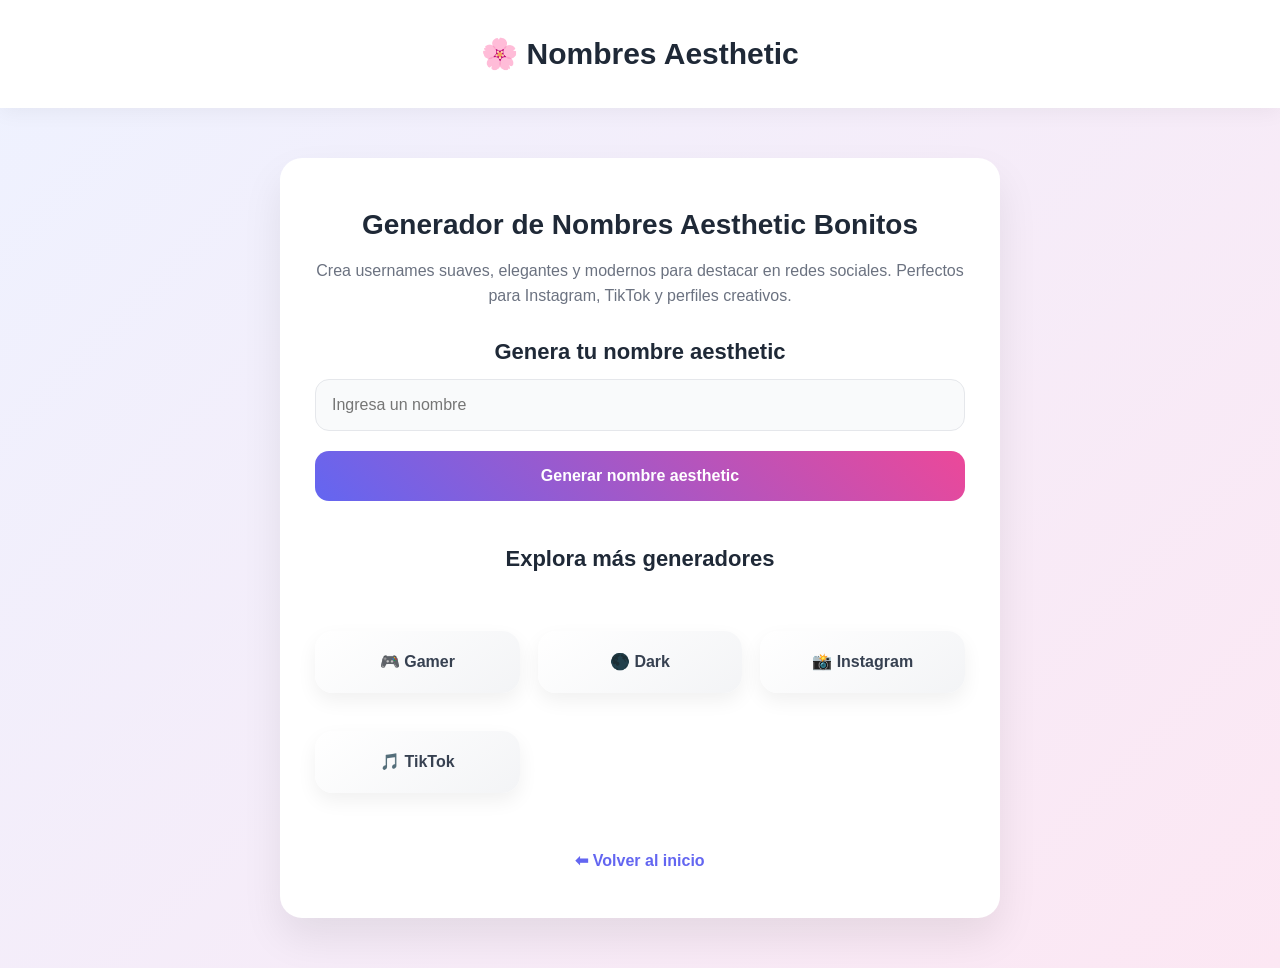
<file: aesthetic.html>
<!DOCTYPE html>
<html lang="es">
<head>
<meta charset="UTF-8">
<meta name="viewport" content="width=device-width, initial-scale=1.0">
<title>Nombres Aesthetic Bonitos y Elegantes | Generador Gratis</title>
<meta name="description" content="Generador de nombres aesthetic bonitos, suaves y elegantes para Instagram, TikTok y redes sociales. Crea tu username ideal.">
<link rel="stylesheet" href="css/style.css">
</head>
<body>

<header>🌸 Nombres Aesthetic</header>

<div class="container">

<h1>Generador de Nombres Aesthetic Bonitos</h1>

<p>
Crea usernames suaves, elegantes y modernos para destacar en redes sociales.
Perfectos para Instagram, TikTok y perfiles creativos.
</p>

<h2>Genera tu nombre aesthetic</h2>

<input type="text" id="nombreBase" placeholder="Ingresa un nombre">

<button onclick="generar('aesthetic')">Generar nombre aesthetic</button>

<div id="resultado"></div>

<h2>Explora más generadores</h2>

<div class="menu">
<a href="gamer.html">🎮 Gamer</a>
<a href="dark.html">🌑 Dark</a>
<a href="instagram.html">📸 Instagram</a>
<a href="tiktok.html">🎵 TikTok</a>
</div>

<a href="index.html">⬅ Volver al inicio</a>

</div>

<script src="js/generator.js"></script>
</body>
</html>
</file>
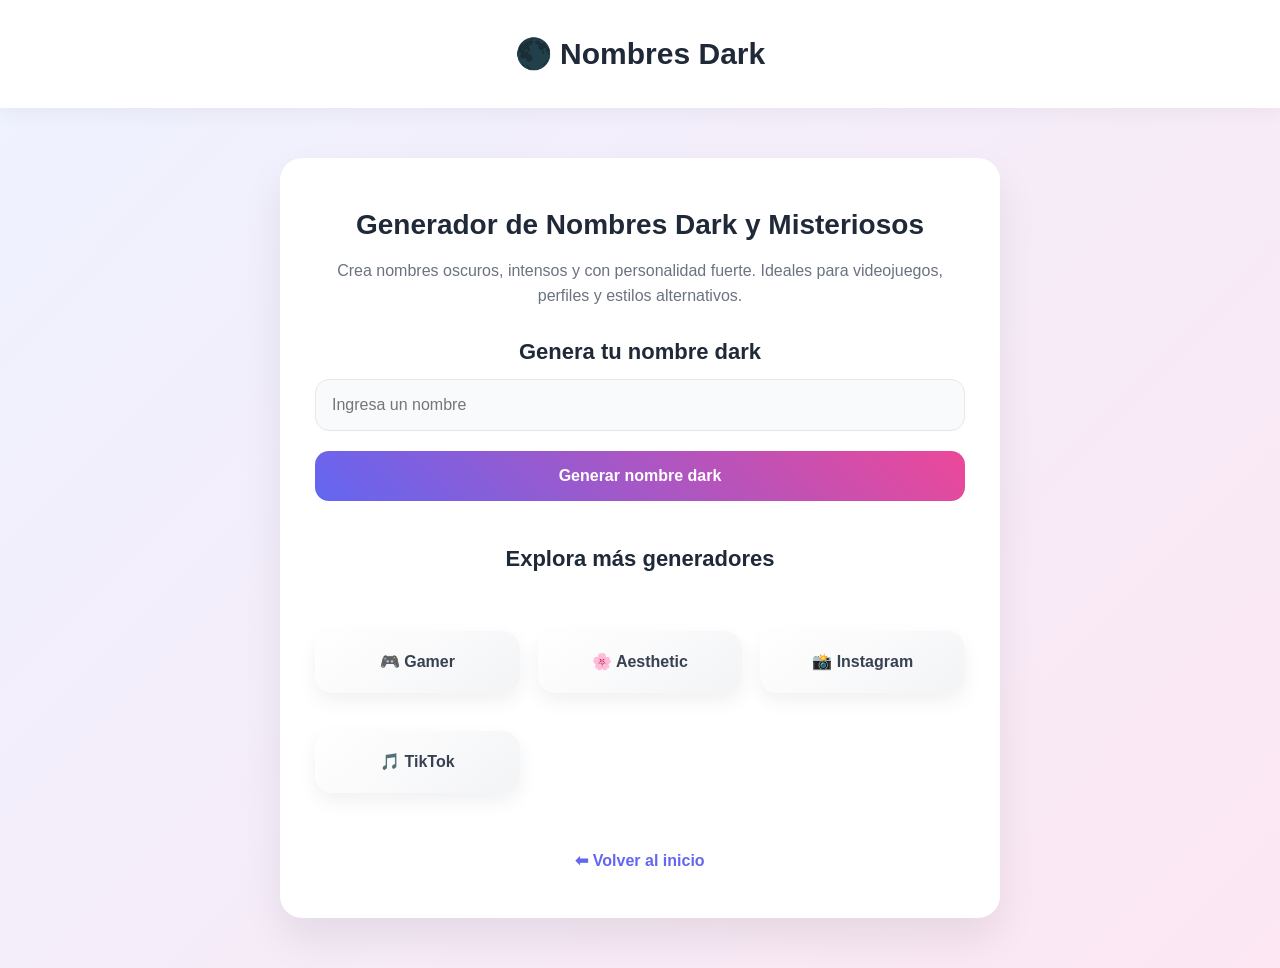
<file: dark.html>
<!DOCTYPE html>
<html lang="es">
<head>
<meta charset="UTF-8">
<meta name="viewport" content="width=device-width, initial-scale=1.0">
<title>Nombres Dark y Misteriosos | Generador Gratis</title>
<meta name="description" content="Generador de nombres dark misteriosos y poderosos para perfiles, videojuegos y redes sociales.">
<link rel="stylesheet" href="css/style.css">
</head>
<body>

<header>🌑 Nombres Dark</header>

<div class="container">

<h1>Generador de Nombres Dark y Misteriosos</h1>

<p>
Crea nombres oscuros, intensos y con personalidad fuerte.
Ideales para videojuegos, perfiles y estilos alternativos.
</p>

<h2>Genera tu nombre dark</h2>

<input type="text" id="nombreBase" placeholder="Ingresa un nombre">

<button onclick="generar('dark')">Generar nombre dark</button>

<div id="resultado"></div>

<h2>Explora más generadores</h2>

<div class="menu">
<a href="gamer.html">🎮 Gamer</a>
<a href="aesthetic.html">🌸 Aesthetic</a>
<a href="instagram.html">📸 Instagram</a>
<a href="tiktok.html">🎵 TikTok</a>
</div>

<a href="index.html">⬅ Volver al inicio</a>

</div>

<script src="js/generator.js"></script>
</body>
</html>
</file>
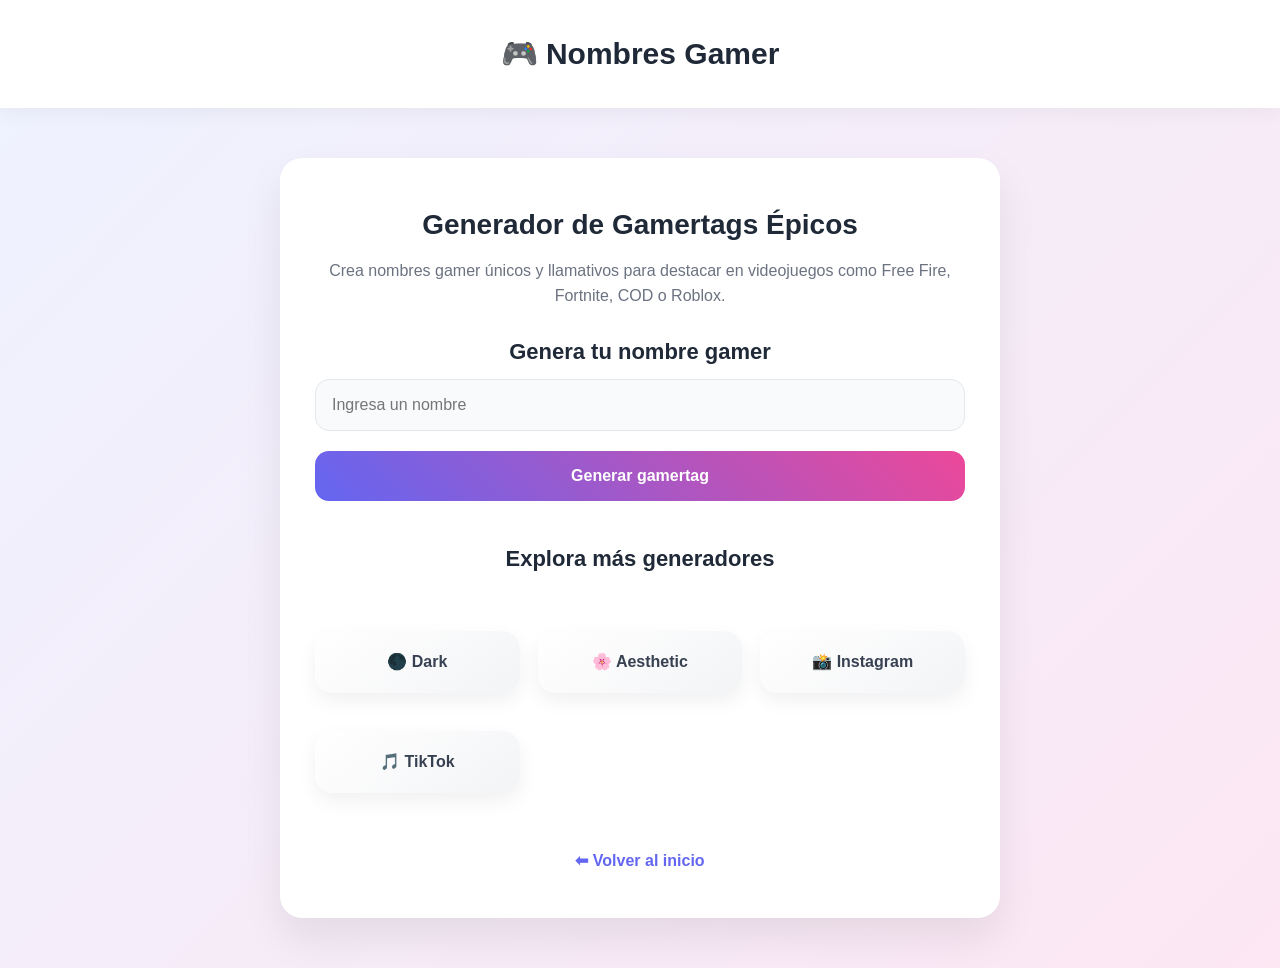
<file: gamer.html>
<!DOCTYPE html>
<html lang="es">
<head>
<meta charset="UTF-8">
<meta name="viewport" content="width=device-width, initial-scale=1.0">
<title>Nombres Gamer para Juegos | Generador de Gamertags</title>
<meta name="description" content="Generador de nombres gamer y gamertags épicos para Free Fire, Fortnite, COD, Roblox y más.">
<link rel="stylesheet" href="css/style.css">
</head>
<body>

<header>🎮 Nombres Gamer</header>

<div class="container">

<h1>Generador de Gamertags Épicos</h1>

<p>
Crea nombres gamer únicos y llamativos para destacar en videojuegos
como Free Fire, Fortnite, COD o Roblox.
</p>

<h2>Genera tu nombre gamer</h2>

<input type="text" id="nombreBase" placeholder="Ingresa un nombre">

<button onclick="generar('gamer')">Generar gamertag</button>

<div id="resultado"></div>

<h2>Explora más generadores</h2>

<div class="menu">
<a href="dark.html">🌑 Dark</a>
<a href="aesthetic.html">🌸 Aesthetic</a>
<a href="instagram.html">📸 Instagram</a>
<a href="tiktok.html">🎵 TikTok</a>
</div>

<a href="index.html">⬅ Volver al inicio</a>

</div>

<script src="js/generator.js"></script>
</body>
</html>
</file>
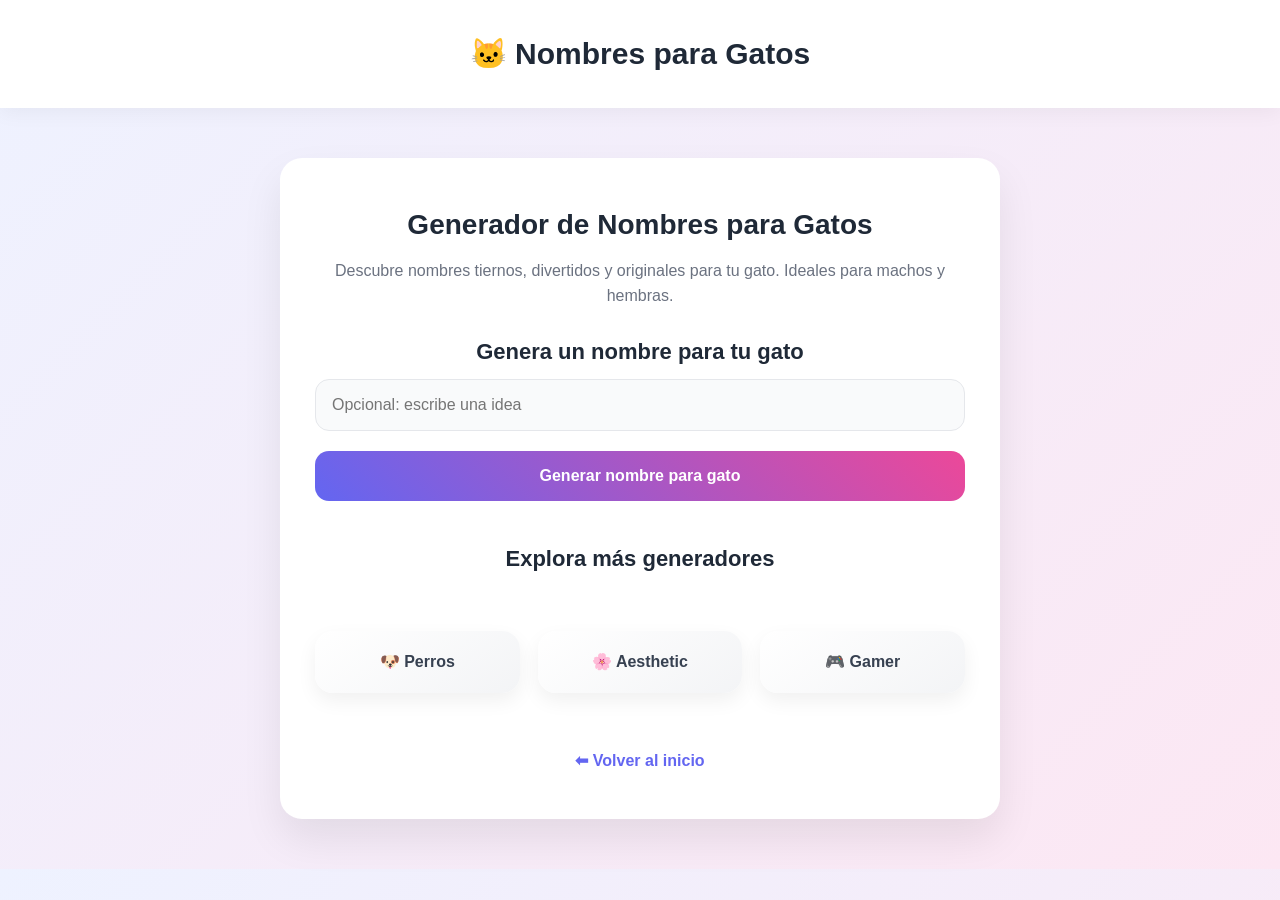
<file: gatos.html>
<!DOCTYPE html>
<html lang="es">
<head>
<meta charset="UTF-8">
<meta name="viewport" content="width=device-width, initial-scale=1.0">
<title>Nombres Bonitos para Gatos | Ideas Tiernas y Originales</title>
<meta name="description" content="Encuentra nombres bonitos y originales para gatos machos y hembras. Generador gratuito de nombres para tu mascota.">
<link rel="stylesheet" href="css/style.css">
</head>
<body>

<header>🐱 Nombres para Gatos</header>

<div class="container">

<h1>Generador de Nombres para Gatos</h1>

<p>
Descubre nombres tiernos, divertidos y originales para tu gato.
Ideales para machos y hembras.
</p>

<h2>Genera un nombre para tu gato</h2>

<input type="text" id="nombreBase" placeholder="Opcional: escribe una idea">

<button onclick="generar('gatos')">Generar nombre para gato</button>

<div id="resultado"></div>

<h2>Explora más generadores</h2>

<div class="menu">
<a href="perros.html">🐶 Perros</a>
<a href="aesthetic.html">🌸 Aesthetic</a>
<a href="gamer.html">🎮 Gamer</a>
</div>

<a href="index.html">⬅ Volver al inicio</a>

</div>

<script src="js/generator.js"></script>
</body>
</html>
</file>
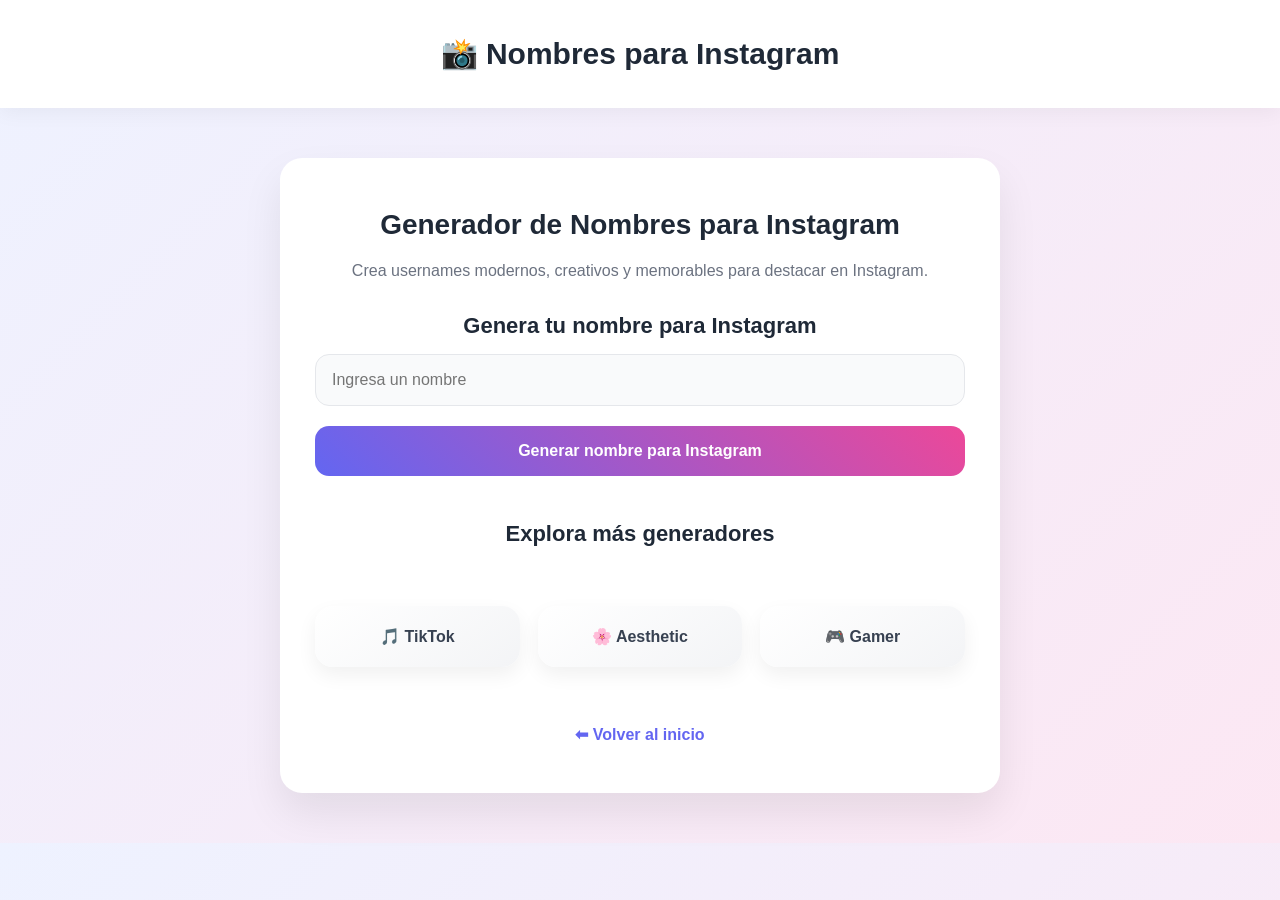
<file: instagram.html>
<!DOCTYPE html>
<html lang="es">
<head>
<meta charset="UTF-8">
<meta name="viewport" content="width=device-width, initial-scale=1.0">
<title>Generador de Nombres para Instagram | Usernames Originales</title>
<meta name="description" content="Generador de nombres para Instagram modernos, originales y creativos. Encuentra tu username perfecto.">
<link rel="stylesheet" href="css/style.css">
</head>
<body>

<header>📸 Nombres para Instagram</header>

<div class="container">

<h1>Generador de Nombres para Instagram</h1>

<p>
Crea usernames modernos, creativos y memorables para destacar en Instagram.
</p>

<h2>Genera tu nombre para Instagram</h2>

<input type="text" id="nombreBase" placeholder="Ingresa un nombre">

<button onclick="generar('instagram')">Generar nombre para Instagram</button>

<div id="resultado"></div>

<h2>Explora más generadores</h2>

<div class="menu">
<a href="tiktok.html">🎵 TikTok</a>
<a href="aesthetic.html">🌸 Aesthetic</a>
<a href="gamer.html">🎮 Gamer</a>
</div>

<a href="index.html">⬅ Volver al inicio</a>

</div>

<script src="js/generator.js"></script>
</body>
</html>
</file>
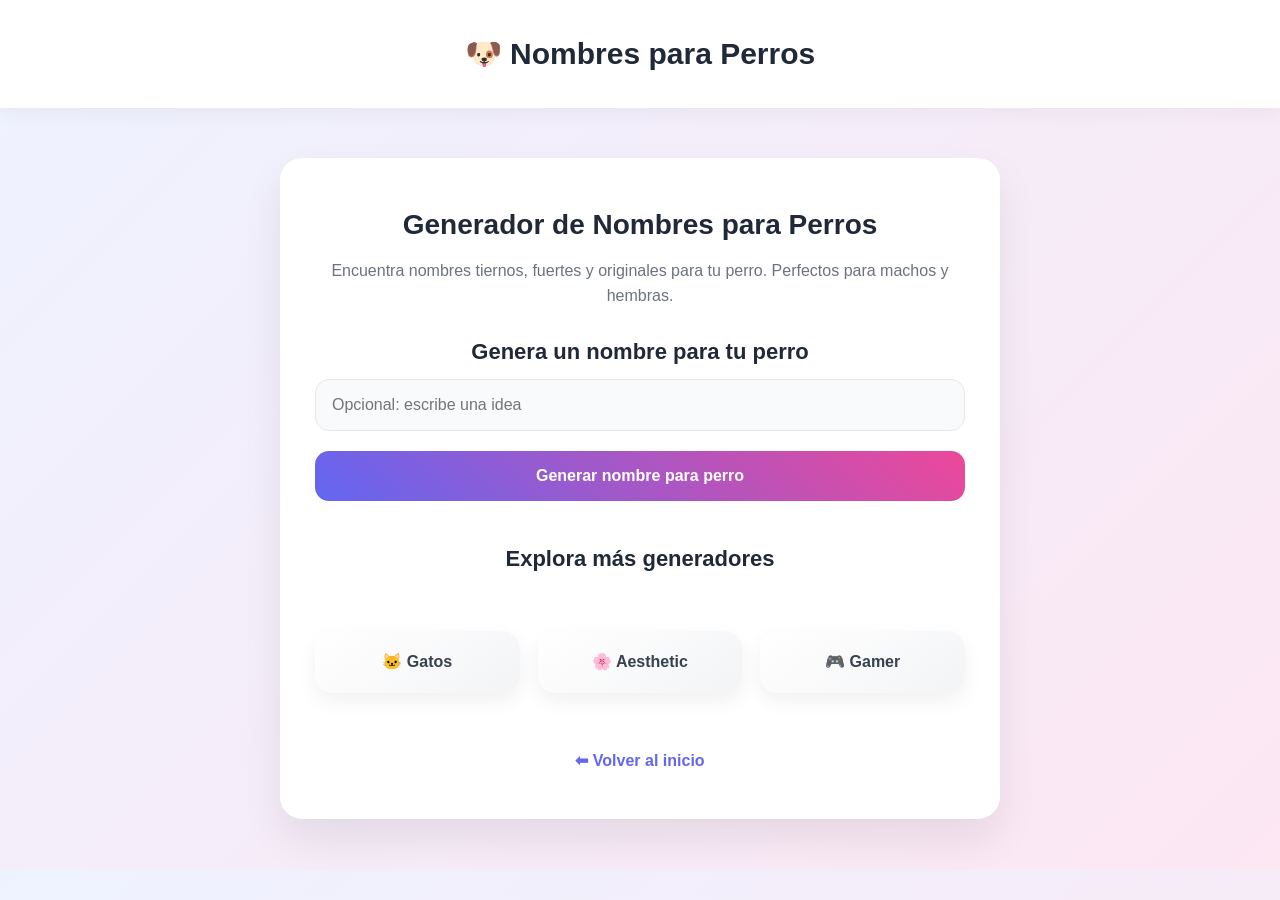
<file: perros.html>
<!DOCTYPE html>
<html lang="es">
<head>
<meta charset="UTF-8">
<meta name="viewport" content="width=device-width, initial-scale=1.0">
<title>Nombres Bonitos para Perros | Ideas Originales</title>
<meta name="description" content="Generador de nombres bonitos y originales para perros machos y hembras. Encuentra el nombre perfecto para tu mascota.">
<link rel="stylesheet" href="css/style.css">
</head>
<body>

<header>🐶 Nombres para Perros</header>

<div class="container">

<h1>Generador de Nombres para Perros</h1>

<p>
Encuentra nombres tiernos, fuertes y originales para tu perro.
Perfectos para machos y hembras.
</p>

<h2>Genera un nombre para tu perro</h2>

<input type="text" id="nombreBase" placeholder="Opcional: escribe una idea">

<button onclick="generar('perros')">Generar nombre para perro</button>

<div id="resultado"></div>

<h2>Explora más generadores</h2>

<div class="menu">
<a href="gatos.html">🐱 Gatos</a>
<a href="aesthetic.html">🌸 Aesthetic</a>
<a href="gamer.html">🎮 Gamer</a>
</div>

<a href="index.html">⬅ Volver al inicio</a>

</div>

<script src="js/generator.js"></script>
</body>
</html>
</file>
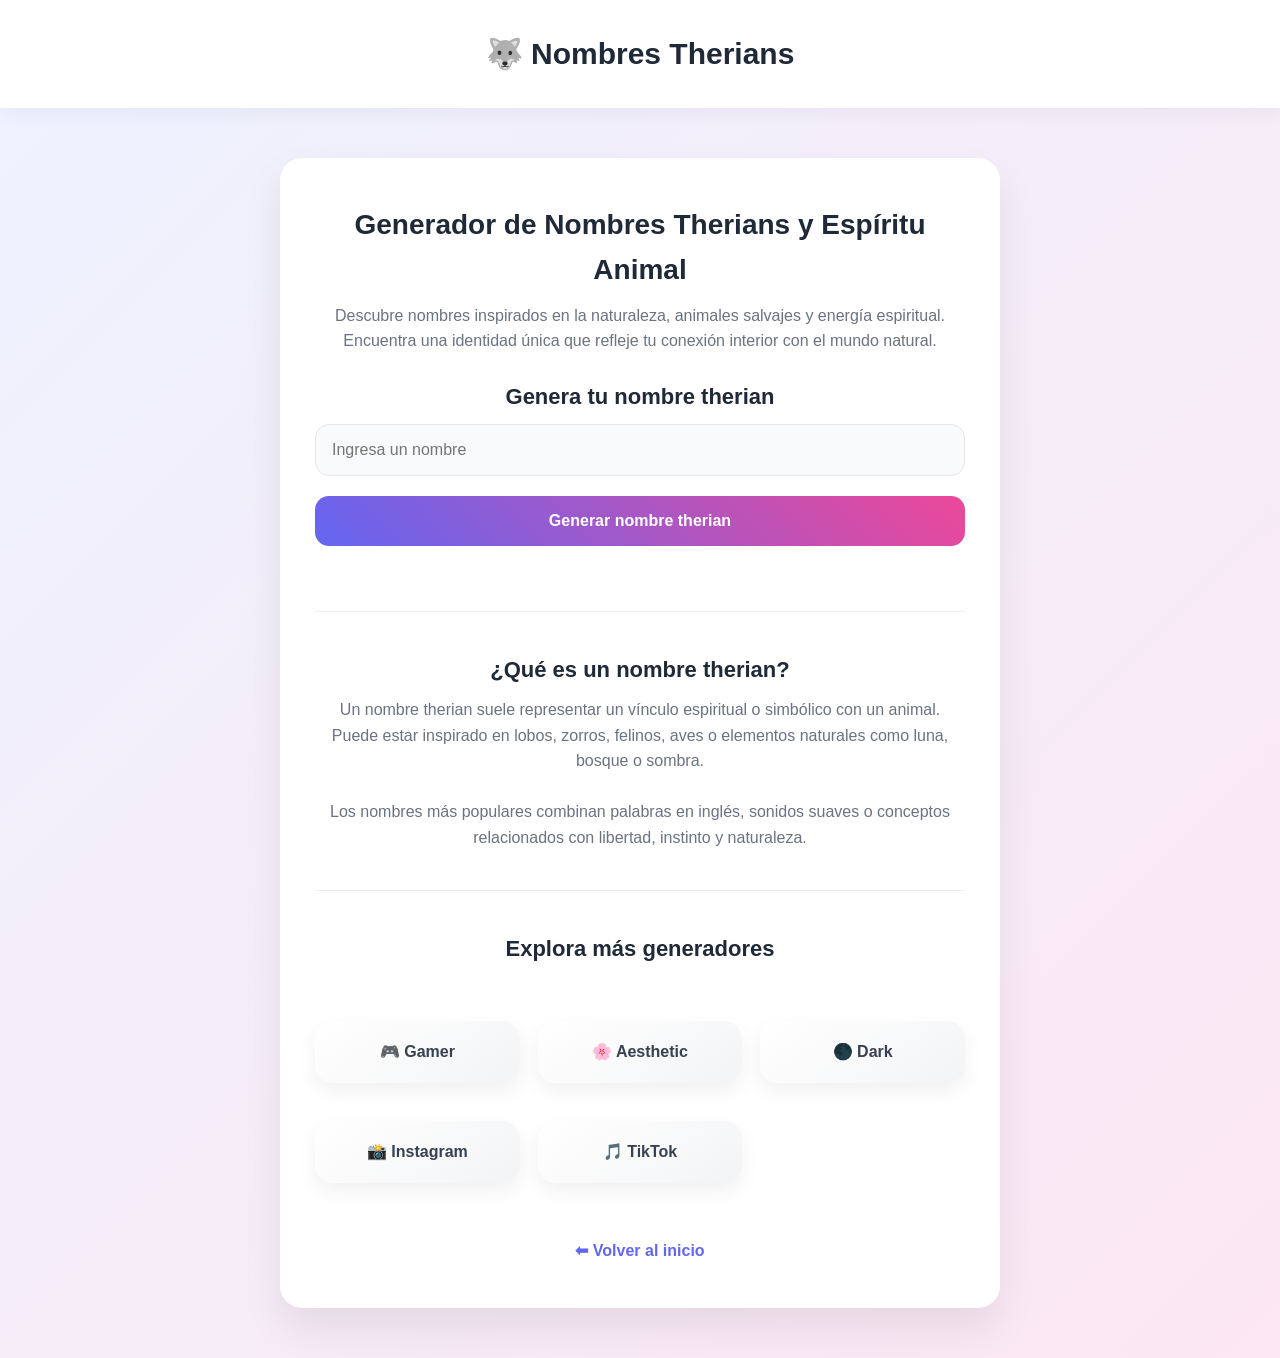
<file: therians.html>
<!DOCTYPE html>
<html lang="es">
<head>
<meta charset="UTF-8">
<meta name="viewport" content="width=device-width, initial-scale=1.0">

<title>Nombres Therians y Espíritu Animal | Generador Gratis</title>

<meta name="description" content="Generador de nombres therians inspirados en animales, naturaleza y espíritu salvaje. Crea tu identidad therian con nombres originales y espirituales.">

<link rel="stylesheet" href="css/style.css">
</head>
<body>

<header>🐺 Nombres Therians</header>

<div class="container">

<h1>Generador de Nombres Therians y Espíritu Animal</h1>

<p>
Descubre nombres inspirados en la naturaleza, animales salvajes y energía espiritual.
Encuentra una identidad única que refleje tu conexión interior con el mundo natural.
</p>

<h2>Genera tu nombre therian</h2>

<input type="text" id="nombreBase" placeholder="Ingresa un nombre">

<button onclick="generar('therians')">
Generar nombre therian
</button>

<div id="resultado"></div>

<hr style="margin:40px 0; border:none; border-top:1px solid #eee;">

<h2>¿Qué es un nombre therian?</h2>

<p>
Un nombre therian suele representar un vínculo espiritual o simbólico con un animal.
Puede estar inspirado en lobos, zorros, felinos, aves o elementos naturales como luna, bosque o sombra.
</p>

<p>
Los nombres más populares combinan palabras en inglés, sonidos suaves o conceptos relacionados con libertad, instinto y naturaleza.
</p>

<hr style="margin:40px 0; border:none; border-top:1px solid #eee;">

<h2>Explora más generadores</h2>

<div class="menu">
<a href="gamer.html">🎮 Gamer</a>
<a href="aesthetic.html">🌸 Aesthetic</a>
<a href="dark.html">🌑 Dark</a>
<a href="instagram.html">📸 Instagram</a>
<a href="tiktok.html">🎵 TikTok</a>
</div>

<a href="index.html">⬅ Volver al inicio</a>

</div>

<script src="js/generator.js"></script>
</body>
</html>
</file>
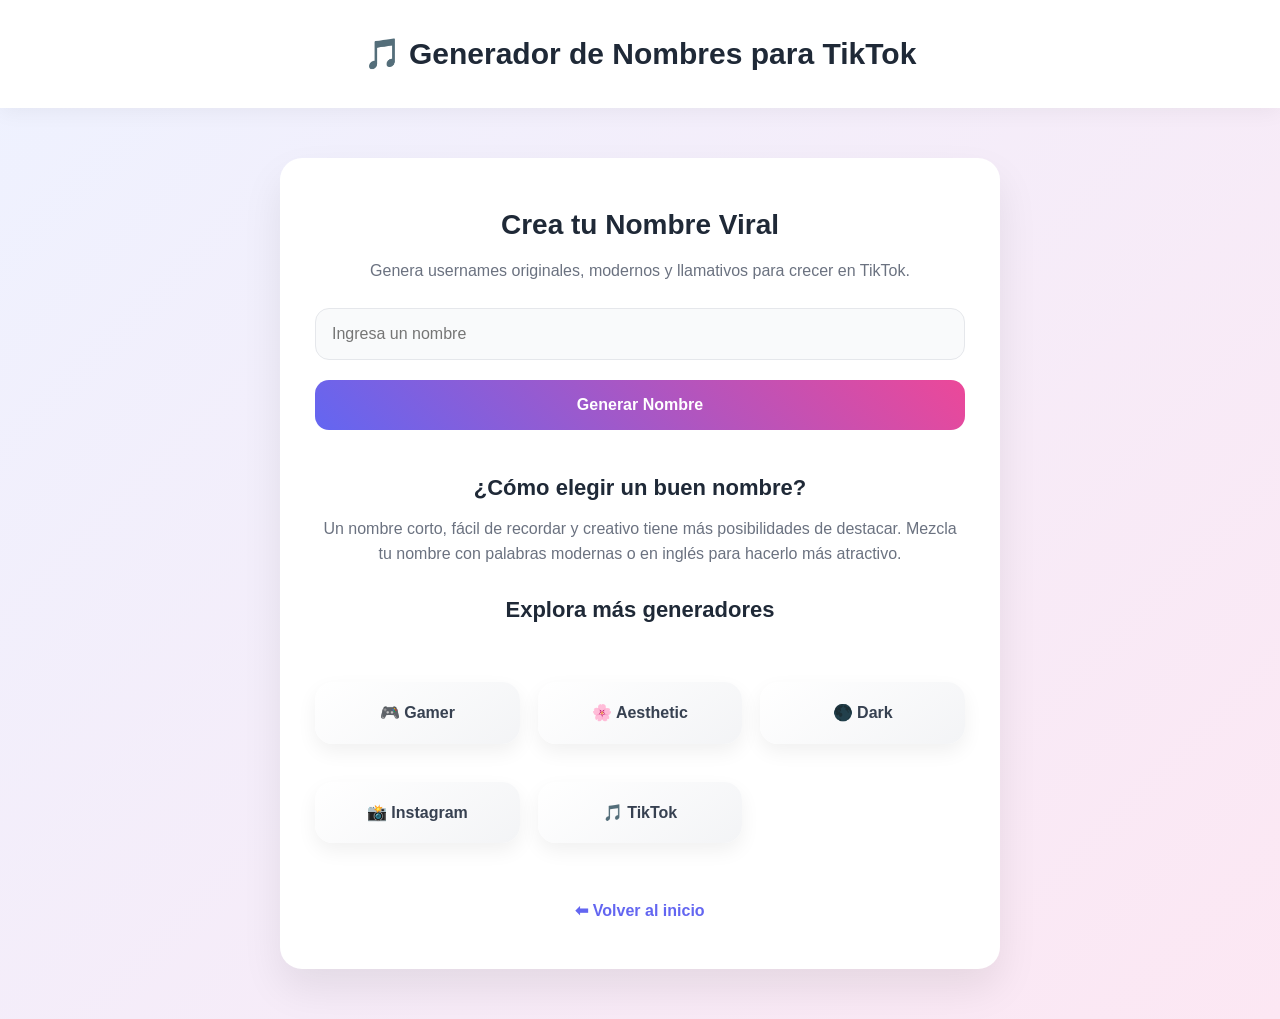
<file: tiktok.html>
<!DOCTYPE html>
<html lang="es">
<head>
<meta charset="UTF-8">
<meta name="viewport" content="width=device-width, initial-scale=1.0">

<title>Generador de Nombres para TikTok | Usernames Virales</title>
<meta name="description" content="Generador de nombres para TikTok originales y virales. Encuentra usernames creativos y destaca en redes sociales.">

<link rel="stylesheet" href="css/style.css">
</head>
<body class="tiktok-theme">

<header class="page-header">🎵 Generador de Nombres para TikTok</header>

<div class="container">

<h1 class="main-title">Crea tu Nombre Viral</h1>

<p class="subtitle">
Genera usernames originales, modernos y llamativos para crecer en TikTok.
</p>

<div class="generator-card">

<input type="text" id="nombreBase" placeholder="Ingresa un nombre">

<button class="btn-primary" onclick="generar('tiktok')">
Generar Nombre
</button>

<div id="resultado" class="resultado-box"></div>

</div>

<div class="info-card">
<h2>¿Cómo elegir un buen nombre?</h2>
<p>
Un nombre corto, fácil de recordar y creativo tiene más posibilidades de destacar.
Mezcla tu nombre con palabras modernas o en inglés para hacerlo más atractivo.
</p>
</div>

<h2>Explora más generadores</h2>

<div class="menu">
<a href="gamer.html">🎮 Gamer</a>
<a href="aesthetic.html">🌸 Aesthetic</a>
<a href="dark.html">🌑 Dark</a>
<a href="instagram.html">📸 Instagram</a>
<a href="tiktok.html">🎵 TikTok</a>
</div>

<a href="index.html">⬅ Volver al inicio</a>

</div>

<script src="js/generator.js"></script>
</body>
</html>
</file>
<file: css/style.css>
/* ========================= */
/* RESET BÁSICO */
/* ========================= */

*{
  box-sizing:border-box;
  margin:0;
  padding:0;
}

body{
  font-family:'Segoe UI', Arial, sans-serif;
  background: linear-gradient(135deg,#eef2ff,#fce7f3);
  color:#1f2937;
  text-align:center;
  line-height:1.6;
}

/* ========================= */
/* HEADER */
/* ========================= */

header{
  padding:30px 20px;
  font-size:30px;
  font-weight:700;
  background:white;
  box-shadow:0 4px 20px rgba(0,0,0,0.05);
}

/* ========================= */
/* CONTENEDOR PRINCIPAL */
/* ========================= */

.container{
  max-width:720px;
  margin:50px auto;
  background:white;
  padding:45px 35px;
  border-radius:22px;
  box-shadow:0 20px 40px rgba(0,0,0,0.08);
  transition:0.3s;
}

.container:hover{
  transform:translateY(-3px);
}

/* ========================= */
/* TÍTULOS */
/* ========================= */

h1{
  font-size:28px;
  margin-bottom:10px;
}

h2{
  font-size:22px;
  margin-bottom:10px;
}

p{
  color:#6b7280;
  margin-bottom:25px;
}

/* ========================= */
/* INPUT */
/* ========================= */

input{
  width:100%;
  padding:16px;
  border-radius:14px;
  border:1px solid #e5e7eb;
  font-size:16px;
  margin-bottom:20px;
  outline:none;
  transition:0.3s;
  background:#f9fafb;
}

input:focus{
  border-color:#6366f1;
  box-shadow:0 0 0 4px rgba(99,102,241,0.15);
  background:white;
}

/* ========================= */
/* BOTONES */
/* ========================= */

button{
  width:100%;
  padding:16px;
  border:none;
  border-radius:14px;
  background: linear-gradient(45deg,#6366f1,#ec4899);
  color:white;
  font-size:16px;
  font-weight:600;
  cursor:pointer;
  transition:0.3s;
  margin-bottom:25px;
}

button:hover{
  transform:translateY(-2px);
  box-shadow:0 12px 25px rgba(99,102,241,0.25);
}

/* ========================= */
/* RESULTADOS */
/* ========================= */

#resultado{
  margin-top:15px;
}

.nombre-item{
  background:#f3f4f6;
  padding:14px;
  margin:10px 0;
  border-radius:14px;
  cursor:pointer;
  transition:0.2s;
  font-weight:500;
}

.nombre-item:hover{
  background:#e0e7ff;
  transform:scale(1.02);
}

/* ========================= */
/* LINKS */
/* ========================= */

a{
  display:inline-block;
  margin-top:20px;
  text-decoration:none;
  color:#6366f1;
  font-weight:600;
  transition:0.2s;
}

a:hover{
  color:#ec4899;
}

/* ========================= */
/* GRID DE GENERADORES */
/* ========================= */

.menu{
  display:grid;
  grid-template-columns: repeat(auto-fit,minmax(160px,1fr));
  gap:18px;
  margin:35px 0;
}

.menu a{
  background: linear-gradient(145deg,#ffffff,#f3f4f6);
  padding:18px;
  border-radius:18px;
  text-decoration:none;
  font-weight:600;
  color:#374151;
  box-shadow:0 8px 20px rgba(0,0,0,0.06);
  transition:0.25s;
}

.menu a:hover{
  transform:translateY(-4px);
  box-shadow:0 15px 30px rgba(0,0,0,0.12);
  background: linear-gradient(145deg,#eef2ff,#fce7f3);
}
</file>
